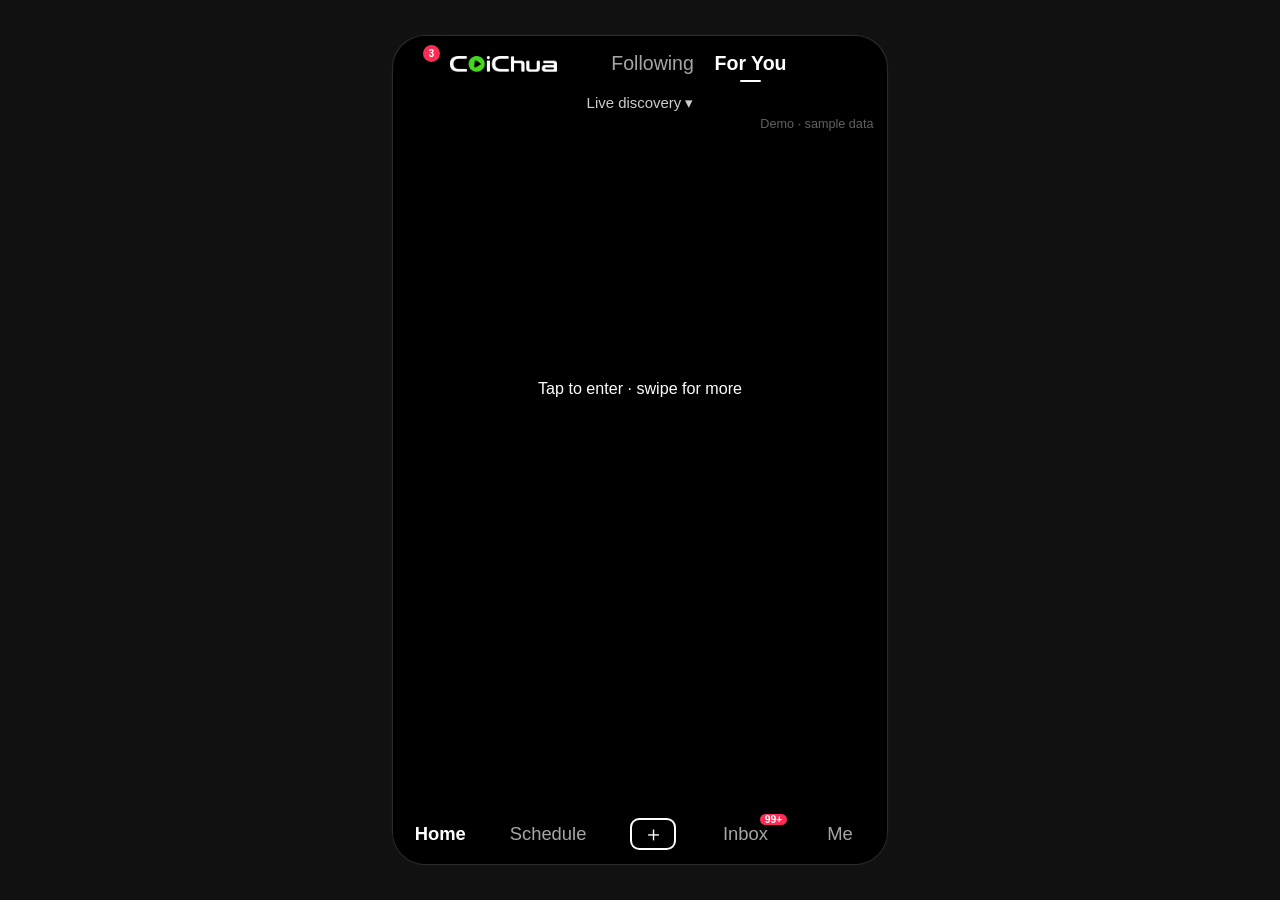
<file: index.html>
<!DOCTYPE html>
<html lang="en">
<head>
<meta charset="utf-8">
<meta name="robots" content="noindex, nofollow">
<meta http-equiv="refresh" content="0; url=demo/">
<title>live-web</title>
</head>
<body>
<p><a href="demo/">Open the demo</a></p>
</body>
</html>
</file>
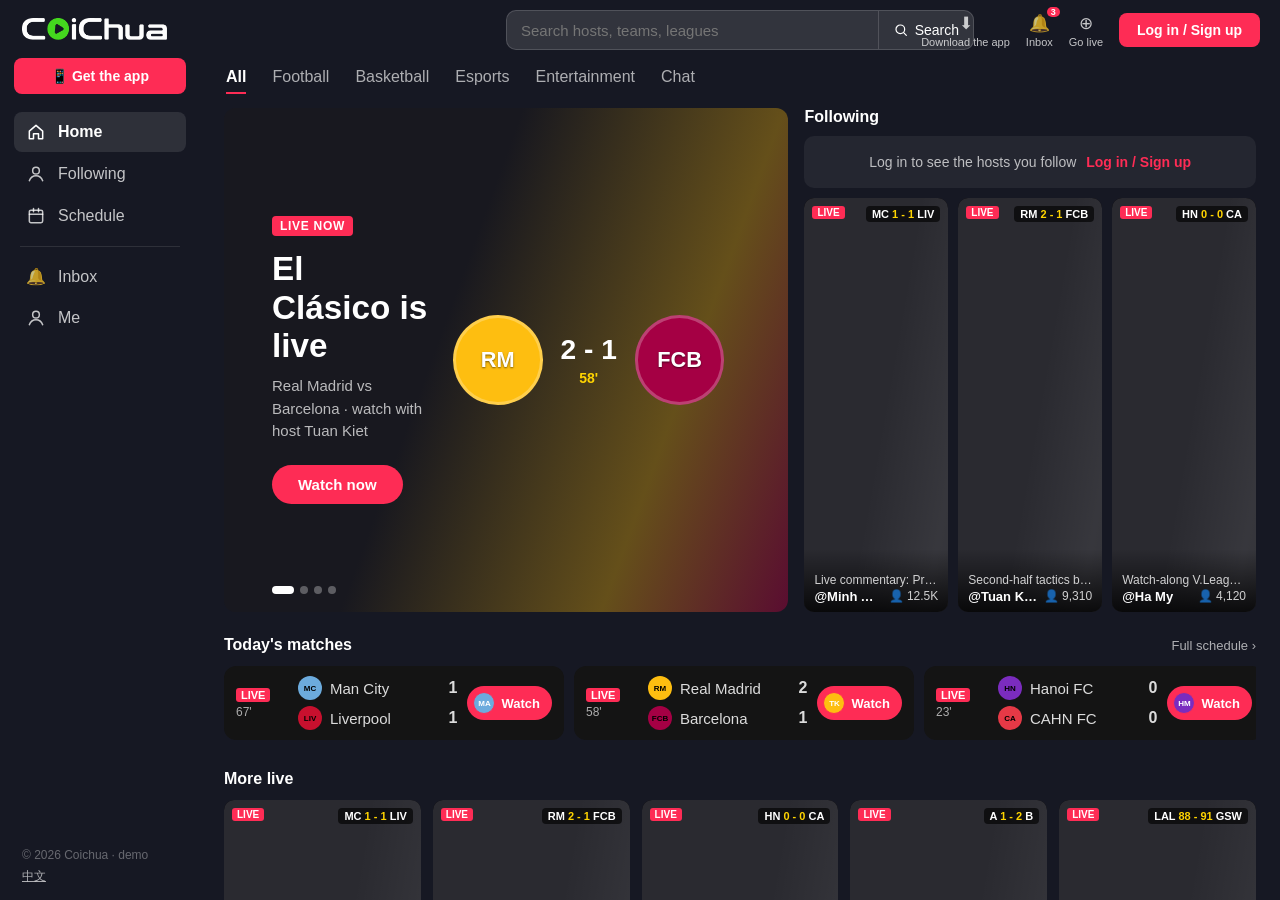
<file: demo/index.html>
<!DOCTYPE html>
<html lang="en">
<head>
<meta charset="utf-8">
<meta name="viewport" content="width=device-width, initial-scale=1">
<meta name="robots" content="noindex, nofollow">
<title>Coichua – Live (demo)</title>
<link rel="stylesheet" href="css/style.css">
<link rel="stylesheet" href="css/match-sheet.css">
<link rel="stylesheet" href="css/pages.css">
<link rel="stylesheet" href="css/auth.css">
<link rel="stylesheet" href="css/desktop.css">
</head>
<body>
<div class="app" id="app">
  <header class="top">
    <button class="tb-menu" data-icon="menu" aria-label="Menu"><span class="dot">3</span></button>
    <img class="logo" src="img/logo.png" alt="Coichua">
    <nav class="tabs">
      <button data-tab="following" data-i18n="following">Following</button>
      <button class="on" data-tab="foryou" data-i18n="foryou">For You</button>
    </nav>
    <button class="tb-search" data-icon="search" aria-label="Search"></button>
  </header>
  <button class="discover-toggle" id="discoverToggle"><span data-i18n="discover">Live discovery</span> ▾</button>
  <div class="discover" id="discover">
    <div class="dc-hosts" id="dcHosts"></div>
    <div class="dc-chips" id="dcChips"></div>
  </div>
  <div class="proto" data-i18n="proto">Demo · sample data</div>

  <main class="feed" id="feed"></main>
  <div class="feed-empty" id="feedEmpty" hidden></div>
  <section class="page" id="page"></section>

  <div class="hint" id="hint" data-i18n="hint">Tap to enter · swipe for more</div>
  <div class="toast" id="toast"></div>

  <nav class="nav">
    <button class="on" data-route="" data-i18n="nHome">Home</button>
    <button data-route="schedule" data-i18n="nSchedule">Schedule</button>
    <button class="plus" aria-label="Go live">＋</button>
    <button data-route="inbox" class="inbox"><span data-i18n="nInbox">Inbox</span><i class="badge99">99+</i></button>
    <button data-route="me" data-i18n="nMe">Me</button>
  </nav>
</div>

<script src="js/icons.js"></script>
<script src="js/i18n.js"></script>
<script src="js/i18n-pages.js"></script>
<script src="js/mock-data.js"></script>
<script src="js/banner-data.js"></script>
<script src="js/schedule-data.js"></script>
<script src="js/match-data.js"></script>
<script src="js/stage.js"></script>
<script src="js/match-sheet.js"></script>
<script src="js/auth.js"></script>
<script src="js/app.js"></script>
<script src="js/pages.js"></script>
<script src="js/drawer.js"></script>
<script src="js/search.js"></script>
<script src="js/desktop.js"></script>
<script src="js/main.js"></script>
</body>
</html>
</file>
<file: demo/css/style.css>
/* Coichua live room demo — copies Douyin's live room UI.
   Two states: preview (browsing the feed, not entered) and entered (inside a live room). */
:root{
  --bg:#000; --text:#fff; --muted:rgba(255,255,255,.65); --pink:#fe2c55; --chat-name:#a9c4ff; --notice:#8be3ff;
  --line:rgba(255,255,255,.1); --safe-b:env(safe-area-inset-bottom,0px); --nav-h:52px; --bar-h:54px;
}
*{box-sizing:border-box;margin:0;padding:0;-webkit-tap-highlight-color:transparent}
html,body{height:100%;background:#000;color:var(--text);
  font-family:-apple-system,BlinkMacSystemFont,"PingFang SC","Segoe UI","Noto Sans","Helvetica Neue",Arial,sans-serif}
body{display:flex;justify-content:center;align-items:stretch;overflow:hidden}
button{font:inherit;color:inherit;background:none;border:0;cursor:pointer}
.app{position:relative;width:100%;max-width:430px;height:100dvh;background:var(--bg);overflow:hidden}
@media (min-width:600px){ body{align-items:center;background:#111} .app{height:min(92dvh,900px);border-radius:28px;box-shadow:0 0 0 1px #2a2a2a} }
/* on a computer, scale the whole phone frame up so text is readable (layout unchanged) */
@media (min-width:600px) and (min-height:860px){ .app{zoom:1.15;height:calc(min(92dvh,900px) / 1.15)} }
@media (min-width:600px) and (min-height:1000px){ .app{zoom:1.3;height:calc(min(92dvh,1100px) / 1.3)} }

/* ---------- feed chrome: only while browsing (not entered), copies Douyin ---------- */
.top{position:absolute;inset:0 0 auto 0;height:48px;z-index:20;display:flex;align-items:center;gap:10px;padding:0 12px;
  background:linear-gradient(#0009,#0000);transition:opacity .2s}
.tb-menu,.tb-search{width:28px;height:28px;display:grid;place-items:center;position:relative;flex:none}
.tb-menu svg,.tb-search svg{width:22px;height:22px}
.tb-menu .dot{position:absolute;top:-2px;left:14px;min-width:15px;height:15px;border-radius:8px;background:var(--pink);font-size:9px;font-weight:700;
  display:grid;place-items:center;padding:0 3px}
.logo{height:14px;width:auto;flex:none}
.tabs{flex:1;display:flex;justify-content:center;gap:18px;font-size:17px;color:var(--muted);white-space:nowrap}
.tabs button.on{color:var(--text);font-weight:700;position:relative}
.tabs button.on::after{content:"";position:absolute;left:50%;bottom:-6px;width:18px;height:2px;margin-left:-9px;background:#fff;border-radius:1px}
.discover-toggle{position:absolute;top:50px;left:50%;transform:translateX(-50%);z-index:20;font-size:13px;color:#ffffffcc;transition:opacity .2s}
.discover{position:absolute;top:0;left:0;right:0;z-index:19;background:#0e0e12;padding:56px 0 10px;transform:translateY(-100%);transition:transform .25s ease}
.app.discover-open .discover{transform:none}
.app.discover-open .discover-toggle{top:auto;bottom:-999px}
.dc-hosts{display:flex;gap:14px;overflow-x:auto;padding:4px 12px 10px;scrollbar-width:none}
.dc-host{display:flex;flex-direction:column;align-items:center;width:58px;flex:none;position:relative}
.dc-host .ring{width:54px;height:54px;border-radius:50%;padding:2px;background:var(--pink);display:grid;place-items:center}
.dc-host .ring .av{width:48px;height:48px;font-size:14px;border:2px solid #0e0e12}
.dc-host .ring.plain{background:#ffffff1a;font-size:16px}
.dc-live{position:absolute;top:46px;background:var(--pink);font-size:8px;font-weight:700;border-radius:3px;padding:0 4px}
.dc-host small{font-size:11px;color:var(--muted);margin-top:8px;max-width:58px;overflow:hidden;text-overflow:ellipsis;white-space:nowrap}
.dc-chips{display:flex;justify-content:space-between;padding:0 12px}
.dc-chips button{font-size:13px;color:var(--muted);padding:4px 10px;border-radius:999px}
.dc-chips button.on{background:#ffffff26;color:#fff}

.nav{position:absolute;left:0;right:0;bottom:0;height:calc(var(--nav-h) + var(--safe-b));z-index:20;display:flex;justify-content:space-around;
  align-items:center;padding-bottom:var(--safe-b);background:#000;transition:opacity .2s;font-size:16px}
.nav button{color:var(--muted);position:relative;min-width:44px}
.nav button.on{color:var(--text);font-weight:700}
.nav .plus{width:40px;height:28px;border:2px solid #fff;border-radius:8px;color:#fff;font-size:18px;line-height:22px;min-width:0}
.badge99{position:absolute;top:-8px;right:-14px;background:var(--pink);color:#fff;font-style:normal;font-size:9px;font-weight:700;border-radius:8px;padding:0 4px}
.proto{position:absolute;top:70px;right:12px;z-index:18;font-size:11px;color:#ffffff60;transition:opacity .2s}
.app.entered .top,.app.entered .nav,.app.entered .proto,.app.entered .discover-toggle,.app.entered .discover{opacity:0;pointer-events:none}

/* ---------- feed ---------- */
.feed{position:absolute;inset:0;overflow-y:scroll;scroll-snap-type:y mandatory;scrollbar-width:none;overscroll-behavior:contain}
.feed::-webkit-scrollbar{display:none}
.room{position:relative;height:100%;scroll-snap-align:start;scroll-snap-stop:always;overflow:hidden}

/* ---------- 9:16 stream canvas (placeholder for the real player) ---------- */
.canvas{position:absolute;inset:0;background:#0c0c10}
.cv-match{position:absolute;left:0;right:0;aspect-ratio:16/9;overflow:hidden;
  background:linear-gradient(135deg,color-mix(in srgb,var(--c1) 45%,#0b3d1f),#0b3d1f 55%,color-mix(in srgb,var(--c2) 40%,#0b3d1f))}
.canvas.match-cam .cv-match{top:17%}
.canvas.match .cv-match{top:22%}
.cv-overlay{position:absolute;top:8px;left:8px;display:flex;align-items:center;gap:5px;background:#000b;border-radius:4px;padding:3px 8px;font-size:12px;font-weight:700}
.cv-overlay i{width:9px;height:9px;border-radius:50%}
.cv-overlay span{color:#ffd400;margin-left:4px}
.cv-cam{position:absolute;overflow:hidden;background:linear-gradient(160deg,#3a3036,#1b1a20)}
.canvas.match-cam .cv-cam{right:10px;top:calc(17% + 56.25vw + 12px);width:34%;aspect-ratio:3/4;border-radius:10px}
@media (min-width:430px){ .canvas.match-cam .cv-cam{top:calc(17% + 242px + 12px)} }
.cv-cam.big{inset:0}
.cv-label{position:absolute;left:50%;top:50%;transform:translate(-50%,-50%);font-size:12px;color:#ffffff99;border:1px dashed #ffffff40;
  border-radius:6px;padding:6px 10px;white-space:nowrap;font-size:13px}

/* ---------- preview state (not entered): no chat, no viewer count, no actions ---------- */
.preview-ui{position:absolute;inset:0;z-index:5;pointer-events:none;transition:opacity .2s}
.preview-ui > *{pointer-events:auto}
.enter-pill{position:absolute;left:50%;top:76%;transform:translateX(-50%);display:flex;align-items:center;gap:4px;
  background:#00000059;backdrop-filter:blur(4px);border-radius:999px;padding:9px 16px;font-size:15px;white-space:nowrap}
.enter-pill svg{width:16px;height:16px}
.p-info{position:absolute;left:12px;right:80px;bottom:calc(var(--nav-h) + var(--safe-b) + 12px);text-shadow:0 1px 2px #0008}
.p-info .live-tag{display:inline-block;background:var(--pink);border-radius:3px;padding:1px 6px;font-size:12px;font-weight:600}
.p-info .p-host{font-size:17px;font-weight:700;margin-top:6px}
.p-info .p-title{font-size:15px;margin-top:3px;color:#ffffffe0;overflow:hidden;text-overflow:ellipsis;white-space:nowrap}
.app.entered .preview-ui{opacity:0;pointer-events:none}
.app.entered .preview-ui > *{pointer-events:none}

/* ---------- entered state ---------- */
.live-ui{position:absolute;inset:0;z-index:5;opacity:0;pointer-events:none;transition:opacity .2s}
.app.entered .live-ui{opacity:1;pointer-events:auto}
.live-ui .shade{position:absolute;inset:0;background:linear-gradient(#0007,#0000 18%,#0000 55%,#0008);pointer-events:none}

.lr-head{position:absolute;top:10px;left:8px;right:8px;display:flex;align-items:center;justify-content:space-between}
.host-pill{display:flex;align-items:center;gap:6px;background:#0000004d;border-radius:999px;padding:2px 3px 2px 2px}
.av{width:34px;height:34px;border-radius:50%;display:grid;place-items:center;font-size:12px;font-weight:700;flex:none}
.host-pill .meta{display:flex;flex-direction:column;line-height:1.2;max-width:110px}
.host-pill .meta b{font-size:14px;overflow:hidden;text-overflow:ellipsis;white-space:nowrap}
.host-pill .meta small{font-size:11px;color:var(--muted)}
.follow{background:var(--pink);border-radius:999px;padding:6px 12px;font-size:13px;font-weight:600}
.follow.done{background:#ffffff33}
.viewers{display:flex;align-items:center;gap:6px}
.viewers .stack{display:flex}
.viewers .stack .av{width:26px;height:26px;font-size:9px;margin-left:-8px;border:1.5px solid #000}
.viewers .count{font-size:13px;background:#0000004d;border-radius:999px;padding:3px 8px}
.exit{width:28px;height:28px;display:grid;place-items:center}
.exit svg{width:20px;height:20px}
.lr-sub{position:absolute;top:54px;left:12px;right:12px;display:flex;justify-content:space-between;font-size:12px;color:#ffffffd9}
.lr-sub span{background:#0000004d;border-radius:999px;padding:2px 8px;display:flex;align-items:center}
.lr-sub svg{width:12px;height:12px}

/* chat (Douyin: plain text with shadow, no bubbles; a cyan safety notice first) */
.chat{position:absolute;left:10px;right:90px;bottom:calc(var(--bar-h) + var(--safe-b) + 4px);height:36%;overflow:hidden;
  display:flex;flex-direction:column;justify-content:flex-end;gap:4px;
  -webkit-mask-image:linear-gradient(transparent,#000 22%);mask-image:linear-gradient(transparent,#000 22%)}
.msg{font-size:15px;line-height:1.4;text-shadow:0 1px 2px #000a;animation:up .25s ease}
.msg .lv{display:inline-block;font-size:10px;font-weight:700;background:#4c7cff;border-radius:6px;padding:0 5px;margin-right:4px;vertical-align:1px}
.msg b{color:var(--chat-name);font-weight:500;margin-right:4px}
.msg.notice{color:var(--notice);font-size:13px}
.msg.sys{color:#ffffffb3}
.msg.me b{color:#ffd400}
@keyframes up{from{transform:translateY(6px);opacity:0}}

/* bottom bar (Douyin): "Say something…" + icons */
.lr-bar{position:absolute;left:0;right:0;bottom:var(--safe-b);height:var(--bar-h);display:flex;align-items:center;gap:6px;padding:0 10px}
.composer{flex:1;min-width:0}
.composer input{width:100%;height:36px;background:#0000004d;border:0;border-radius:999px;color:#fff;padding:0 14px;font-size:15px;outline:none}
.composer input::placeholder{color:#ffffffb3}
.ib{width:36px;height:36px;display:grid;place-items:center;flex:none}
.ib svg{width:26px;height:26px}

/* likes floating up, hint, toast */
.heart{position:absolute;z-index:9;pointer-events:none;font-size:26px;color:var(--pink);animation:float 1.1s ease-out forwards}
@keyframes float{to{transform:translate(var(--dx),-160px) scale(1.4);opacity:0}}
.hint{position:absolute;left:50%;top:40%;transform:translateX(-50%);z-index:15;background:#000b;border-radius:12px;
  padding:10px 14px;font-size:14px;text-align:center;pointer-events:none;transition:opacity .4s;white-space:nowrap}
.toast{position:absolute;left:50%;top:50%;transform:translate(-50%,-50%);z-index:50;background:#000d;padding:10px 16px;
  border-radius:8px;font-size:14px;opacity:0;transition:opacity .25s;pointer-events:none}
.toast.show{opacity:1}

/* ---------- v9: match info inside rooms ---------- */
.p-info .p-match{display:inline-block;font-size:13px;background:#00000066;border-radius:6px;padding:3px 8px;margin-bottom:8px;color:#fff}
.p-info .p-match b{color:#ffd400}
.score-bar{position:absolute;top:84px;left:50%;transform:translateX(-50%);display:flex;align-items:center;gap:6px;white-space:nowrap;
  background:#0000008c;backdrop-filter:blur(4px);border-radius:999px;padding:5px 8px 5px 12px;font-size:14px;font-weight:600}
.score-bar i{width:9px;height:9px;border-radius:50%}
.score-bar b{color:#ffd400;margin:0 2px}
.score-bar .mn{font-size:12px;color:#ffffffb3;font-weight:400;margin-left:2px}
.score-bar svg{width:14px;height:14px;opacity:.7}
.msg.event{align-self:flex-start;background:#ffd40026;border-left:3px solid #ffd400;border-radius:4px;padding:3px 8px;font-weight:600}
.msg.event .ev-min{color:#ffd400;margin-right:2px}
.msg.event .ev-sc{color:#ffffffb3;font-weight:400;margin-left:6px}

/* ---------- v9: Following tab empty state, pages over the feed ---------- */
.feed-empty{position:absolute;inset:48px 0 var(--nav-h) 0;z-index:6;background:#000;display:flex;align-items:center;justify-content:center}
.feed-empty[hidden]{display:none}
.page{position:absolute;inset:0 0 calc(var(--nav-h) + var(--safe-b)) 0;z-index:16;background:#000;overflow-y:auto;display:none;scrollbar-width:none}
.page::-webkit-scrollbar{display:none}
.app.on-page .page{display:block}
.app.on-page .top,.app.on-page .discover-toggle,.app.on-page .proto,.app.on-page .discover,.app.on-page .feed-empty{display:none}
.nav{z-index:21}

/* ---------- v12: neutral placeholders instead of colored blocks ----------
   The real video isn't connected in the demo, so stream areas show a gray "loading" skeleton
   (shimmer), like an image that hasn't loaded yet. Production replaces them with the player. */
.cv-match,.cv-cam{background:#26262b}
.cv-cam{background:#2e2e34}
.cv-match::before,.cv-cam::before{content:"";position:absolute;inset:0;
  background:linear-gradient(100deg,transparent 30%,#ffffff12 50%,transparent 70%);background-size:220% 100%;animation:shimmer 1.6s linear infinite}
@keyframes shimmer{from{background-position:120% 0}to{background-position:-120% 0}}
@media (prefers-reduced-motion:reduce){ .cv-match::before,.cv-cam::before{animation:none} }
.cv-label{border:0;display:flex;flex-direction:column;align-items:center;gap:6px;color:#ffffff73;font-size:12px}
.cv-label::before{content:"▶";display:grid;place-items:center;width:34px;height:34px;border-radius:50%;background:#ffffff1a;font-size:12px;color:#ffffffa6}
.cv-cam .cv-label::before{content:"●";font-size:14px}
</file>
<file: demo/css/match-sheet.css>
/* Match data bottom sheet, opened from the chart icon inside a live room. */
.room.sheet-open .chat,.room.sheet-open .lr-bar{opacity:0;pointer-events:none}

.sheet{position:absolute;inset:0;z-index:30}
.sheet-backdrop{position:absolute;inset:0}
.sheet-panel{position:absolute;left:0;right:0;bottom:0;height:58%;
  background:#161616;border-radius:18px 18px 0 0;border-top:1px solid var(--line);display:flex;flex-direction:column;
  transform:translateY(100%);transition:transform .28s ease}
.sheet.show .sheet-panel{transform:none}
.sheet-handle{background:none;border:0;padding:8px 0 4px;cursor:pointer;display:flex;justify-content:center}
.sheet-handle i{width:40px;height:4px;border-radius:2px;background:#ffffff40}
.sheet-head{display:flex;justify-content:space-between;align-items:baseline;padding:2px 16px 8px;font-size:14px}
.sheet-head span{font-size:12px;color:var(--muted)}
.sheet-tabs{display:flex;gap:18px;padding:0 16px;border-bottom:1px solid var(--line);overflow-x:auto;scrollbar-width:none}
.sheet-tabs::-webkit-scrollbar{display:none}
.sheet-tabs button{background:none;border:0;color:var(--muted);font:inherit;font-size:14px;padding:10px 0;white-space:nowrap;cursor:pointer;
  border-bottom:2px solid transparent}
.sheet-tabs button.on{color:var(--text);font-weight:700;border-bottom-color:var(--pink)}
.sheet-body{flex:1;overflow-y:auto;padding:14px 16px 24px}

.stat{margin-bottom:14px}
.stat-row{display:flex;justify-content:space-between;font-size:13px;margin-bottom:6px}
.stat-row span{color:var(--muted)}
.stat-bar{display:flex;gap:4px;height:6px}
.stat-bar i{display:block;height:100%;border-radius:3px}

.pitch{position:relative;aspect-ratio:68/100;max-height:420px;margin:6px auto;background:
  repeating-linear-gradient(180deg,#1e6b35 0 10%,#22763b 10% 20%);border:2px solid #ffffff55;border-radius:6px}
.pitch .half{position:absolute;left:0;right:0;top:50%;border-top:2px solid #ffffff55}
.pitch .circle{position:absolute;left:50%;top:50%;width:26%;aspect-ratio:1;border:2px solid #ffffff55;border-radius:50%;transform:translate(-50%,-50%)}
.pitch .box{position:absolute;left:25%;right:25%;height:12%;border:2px solid #ffffff55}
.pitch .box.top{top:-2px;border-top:0}.pitch .box.bottom{bottom:-2px;border-bottom:0}
.player{position:absolute;width:26px;height:26px;margin:-13px 0 0 -13px;border-radius:50%;display:grid;place-items:center;
  font-size:11px;font-weight:800;color:#fff;border:2px solid #fff;text-shadow:0 1px 2px #0008;z-index:1}
.formations{text-align:center;font-size:12px;color:var(--muted)}

.match-row{display:grid;grid-template-columns:78px 1fr auto 1fr;gap:8px;align-items:center;padding:10px 0;border-bottom:1px solid var(--line);font-size:13px}
.match-row .date{color:var(--muted);font-size:11px}
.match-row .t{overflow:hidden;text-overflow:ellipsis;white-space:nowrap}
.match-row .home{text-align:right}

.form-team{display:flex;justify-content:space-between;align-items:center;padding:12px 0;border-bottom:1px solid var(--line);font-size:14px}
.res{display:inline-grid;place-items:center;width:26px;height:26px;border-radius:6px;margin-left:6px;font-style:normal;font-size:12px;font-weight:800}
.res.W{background:#1f9d55}.res.D{background:#6b7280}.res.L{background:#d93a3a}
.note{margin-top:12px;font-size:12px;color:var(--muted)}

.standings{width:100%;border-collapse:collapse;font-size:13px}
.standings th{color:var(--muted);font-weight:500;font-size:11px;text-align:center;padding:6px 2px;border-bottom:1px solid var(--line)}
.standings td{text-align:center;padding:9px 2px;border-bottom:1px solid #ffffff0d}
.standings .team-cell{text-align:left}
.standings tr.hl td{background:#ff2e6314}
</file>
<file: demo/css/pages.css>
/* Pages from the bottom menu: Schedule, Inbox, Me. Dark, Douyin-like lists. */
.pg-head{position:sticky;top:0;z-index:2;background:#000;padding:14px 16px 8px}
.pg-head h1{font-size:20px}
.pg-body{padding:4px 12px 24px}
.empty{color:var(--muted);text-align:center;padding:40px 16px;font-size:15px;line-height:1.5}

/* schedule: date strip + sport chips */
.days{display:flex;gap:6px;padding:4px 12px 8px;overflow-x:auto;scrollbar-width:none;position:sticky;top:50px;background:#000;z-index:2}
.days button{flex:1;min-width:64px;display:flex;flex-direction:column;align-items:center;gap:2px;padding:7px 2px;border-radius:10px;background:#ffffff12;font-size:13px;white-space:nowrap;color:var(--muted)}
.days button small{font-size:11px}
.days button.on{background:#fff;color:#000}
.chips{display:flex;gap:8px;padding:4px 12px 6px;overflow-x:auto;scrollbar-width:none}
.chips button{font-size:14px;color:var(--muted);padding:5px 12px;border-radius:999px;background:#ffffff12;white-space:nowrap}
.chips button.on{background:var(--pink);color:#fff}
.league{font-size:13px;color:var(--muted);font-weight:600;margin:14px 4px 6px}

/* match card */
.mc{display:flex;align-items:center;gap:10px;background:#141414;border-radius:12px;padding:10px 12px;margin-bottom:8px;cursor:pointer}
.mc-time{width:52px;flex:none;display:flex;flex-direction:column;align-items:flex-start;gap:3px;font-size:14px;font-weight:600}
.mc-time small{font-size:12px;color:var(--muted);font-weight:400}
.mc-live{background:var(--pink);border-radius:3px;font-size:11px;font-weight:700;padding:1px 5px}
.mc-teams{flex:1;min-width:0;display:flex;flex-direction:column;gap:6px}
.mc-team{display:flex;align-items:center;gap:8px;font-size:15px;color:#ffffffd9}
.mc-team i{width:24px;height:24px;border-radius:50%;flex:none;font-style:normal;font-size:8px;font-weight:800;color:#000;display:grid;place-items:center}
.mc-team span{flex:1;overflow:hidden;text-overflow:ellipsis;white-space:nowrap}
.mc-team b{min-width:24px;text-align:right;font-size:16px}
.mc-team.win{color:#fff;font-weight:600}
.mc-act{flex:none}
.mc-watch{display:flex;align-items:center;gap:6px;background:var(--pink);border-radius:999px;padding:6px 12px 6px 6px;font-size:13px;font-weight:600}
.mc-watch .stack{display:flex}
.mc-watch .av{width:22px;height:22px;font-size:8px;border:1.5px solid var(--pink)}
.mc-remind{border:1px solid #ffffff40;border-radius:999px;padding:6px 10px;font-size:13px}
.mc-remind.on{border-color:#ffd400;color:#ffd400}

/* inbox */
.ib-row{display:flex;align-items:center;gap:12px;padding:12px 4px;border-bottom:1px solid var(--line)}
.ib-row .av{width:44px;height:44px;font-size:14px}
.ib-row .av.sys{background:#2a2a2a}
.ib-row div{flex:1;min-width:0}
.ib-row b{font-size:15px}
.ib-row p{font-size:13px;color:var(--muted);margin-top:2px;overflow:hidden;text-overflow:ellipsis;white-space:nowrap}
.ib-row small{font-size:12px;color:var(--muted);align-self:flex-start}

/* me + guest box */
.me{padding-top:24px}
.av.big{width:64px;height:64px;font-size:24px}
.av.guest{background:#2a2a2a;color:#ffffffb3}
.av.guest svg{width:32px;height:32px}
.me-top{display:flex;align-items:center;gap:14px;padding:0 4px 16px}
.me-top b{font-size:19px;display:block}
.me-top small{font-size:13px;color:var(--muted)}
.me-stats{display:flex;gap:32px;padding:0 4px 16px}
.me-stats b{font-size:18px;display:block}
.me-stats small{font-size:13px;color:var(--muted)}
.me-list{background:#141414;border-radius:12px;margin-top:8px;overflow:hidden}
.me-list button{width:100%;display:flex;align-items:center;gap:8px;padding:14px;font-size:15px;border-bottom:1px solid var(--line);text-align:left}
.me-list button:last-child{border-bottom:0}
.me-list button span{flex:1}
.me-list small{color:var(--muted);font-size:13px}
.me-list svg{width:16px;height:16px;opacity:.5}
.me-logout{width:100%;margin-top:16px;padding:13px;border-radius:12px;background:#141414;color:#ff6b81;font-size:15px}
.guest-box{display:flex;flex-direction:column;align-items:center;gap:14px;text-align:center;padding:60px 32px}
.guest-box p{color:var(--muted);font-size:15px;line-height:1.5}
.guest-box .auth-btn{width:auto;padding:12px 32px}

/* ---------- v10: Me profile (Douyin style) ---------- */
.me{padding:0}
.me-cover{height:96px;background:#1f2a44;display:flex;justify-content:flex-end;gap:6px;padding:10px 10px 0}
.me-ic{width:34px;height:34px;border-radius:50%;background:#00000059;display:grid;place-items:center}
.me-ic svg{width:18px;height:18px}
.me-head{padding:0 16px 14px;margin-top:-34px;display:flex;flex-direction:column;align-items:flex-start;gap:4px}
.me-head .av.big{width:76px;height:76px;font-size:28px;border:3px solid #000}
.me-head h2{font-size:20px;margin-top:6px}
.me-head > small{font-size:13px;color:var(--muted)}
.me-head .me-stats{display:flex;gap:24px;padding:10px 0 6px}
.me-head .me-stats b{font-size:17px;display:inline;margin-right:4px}
.me-head .me-stats small{font-size:13px;color:var(--muted)}
.me-head .me-stats div{display:flex;align-items:baseline}
.me-btns{display:flex;gap:8px;width:100%;margin-top:4px}
.me-btns button{flex:1;background:#ffffff1f;border-radius:6px;padding:9px;font-size:14px}
.me-head .auth-btn{margin-top:6px}
.me-sec{font-size:14px;color:var(--muted);font-weight:600;margin:10px 16px 8px;display:flex;align-items:center;gap:8px}
.host-tag{background:var(--pink);color:#fff;border-radius:4px;font-size:11px;padding:1px 6px}
.me-grid{display:grid;grid-template-columns:repeat(4,1fr);gap:4px;margin:0 12px;background:#141414;border-radius:12px;padding:10px 4px}
.me-grid button{display:flex;flex-direction:column;align-items:center;gap:6px;padding:8px 2px}
.me-grid span{font-size:22px}
.me-grid small{font-size:12px;color:#ffffffd9;text-align:center;line-height:1.25}
.demo-switch{display:block;margin:12px auto 4px;font-size:12px;color:#ffd400;border:1px dashed #ffd40080;border-radius:999px;padding:5px 12px}
.me-tabs{display:flex;border-bottom:1px solid var(--line);margin-top:10px;position:sticky;top:0;background:#000;z-index:2}
.me-tabs button{flex:1;padding:12px 0;font-size:15px;color:var(--muted);border-bottom:2px solid transparent}
.me-tabs button.on{color:#fff;font-weight:700;border-bottom-color:#fff}
.me-body{padding:8px 12px 24px}
.host-row{width:100%;display:flex;align-items:center;gap:12px;padding:10px 4px;border-bottom:1px solid var(--line);text-align:left}
.host-row .av{width:44px;height:44px;font-size:14px}
.host-row div{flex:1;min-width:0}
.host-row b{font-size:15px;display:block}
.host-row small{font-size:13px;color:var(--muted);display:block;overflow:hidden;text-overflow:ellipsis;white-space:nowrap}

/* ---------- v10: side drawer (☰) ---------- */
.drawer{position:absolute;inset:0;z-index:45;pointer-events:none}
.drawer-backdrop{position:absolute;inset:0;background:#0009;opacity:0;transition:opacity .2s}
.drawer-panel{position:absolute;top:0;bottom:0;left:0;width:82%;max-width:340px;background:#121212;overflow-y:auto;padding:18px 14px 24px;
  transform:translateX(-100%);transition:transform .25s ease}
.drawer.show{pointer-events:auto}
.drawer.show .drawer-backdrop{opacity:1}
.drawer.show .drawer-panel{transform:none}
.dr-user{width:100%;display:flex;align-items:center;gap:12px;padding:6px 2px 14px;text-align:left}
.dr-user .av{width:48px;height:48px;font-size:18px}
.dr-user div{flex:1}
.dr-user b{font-size:17px;display:block}
.dr-user small{font-size:13px;color:var(--muted)}
.dr-user svg,.dr-item svg{width:16px;height:16px;opacity:.5}
.dr-guest{display:flex;flex-direction:column;align-items:center;gap:10px;text-align:center;padding:8px 6px 16px}
.dr-guest .av{width:56px;height:56px}
.dr-guest .av svg{width:28px;height:28px}
.dr-guest p{font-size:14px;color:var(--muted);line-height:1.4}
.drawer h4{font-size:13px;color:var(--muted);font-weight:600;margin:4px 2px 8px}
.dr-hosts{display:flex;gap:12px;overflow-x:auto;padding-bottom:12px;scrollbar-width:none}
.dr-hosts button{display:flex;flex-direction:column;align-items:center;gap:6px;width:56px;flex:none}
.dr-hosts .ring{width:52px;height:52px;border-radius:50%;padding:2px;background:var(--pink);display:grid;place-items:center}
.dr-hosts .ring .av{width:46px;height:46px;font-size:13px;border:2px solid #121212}
.dr-hosts small{font-size:11px;color:var(--muted);max-width:56px;overflow:hidden;text-overflow:ellipsis;white-space:nowrap}
.dr-group{background:#1c1c1c;border-radius:12px;margin-bottom:12px;overflow:hidden}
.dr-item{width:100%;display:flex;align-items:center;gap:8px;padding:14px;font-size:15px;border-bottom:1px solid var(--line);text-align:left}
.dr-item:last-child{border-bottom:0}
.dr-item span{flex:1}
.dr-item small{color:var(--muted);font-size:13px}
.dr-badge{font-style:normal;background:var(--pink);border-radius:999px;font-size:11px;font-weight:700;padding:1px 7px}
.dr-ver{text-align:center;font-size:11px;color:#ffffff59;margin-top:12px}

/* ---------- v10: search ---------- */
.sr-head{position:sticky;top:0;z-index:2;background:#000;display:flex;align-items:center;gap:8px;padding:10px 10px 8px}
.sr-back{width:30px;height:36px;display:grid;place-items:center}
.sr-back svg{width:20px;height:20px;transform:rotate(180deg)}
.sr-form{flex:1;display:flex;align-items:center;gap:6px;background:#ffffff1f;border-radius:8px;height:38px;padding:0 10px}
.sr-form span svg{width:18px;height:18px;opacity:.7}
.sr-form input{flex:1;min-width:0;background:none;border:0;outline:0;color:#fff;font:inherit;font-size:15px}
.sr-go{color:var(--pink);font-weight:600;font-size:15px;padding:0 4px}
.sr-body .league{display:flex;justify-content:space-between;align-items:center}
.sr-clear{font-size:12px;color:var(--muted);font-weight:400}
.chips.wrap{flex-wrap:wrap;padding:0 4px 6px}
.sr-trend{list-style:none;padding:0 4px}
.sr-trend li{display:flex;gap:12px;padding:10px 0;font-size:15px;border-bottom:1px solid var(--line);cursor:pointer}
.sr-trend b{width:18px;color:var(--muted)}
.sr-trend li:nth-child(-n+3) b{color:var(--pink)}
.sr-room{width:100%;display:flex;gap:10px;align-items:center;padding:8px 0;text-align:left}
.sr-thumb{width:64px;height:84px;border-radius:8px;flex:none;position:relative}
.sr-thumb i{position:absolute;left:4px;top:4px;background:var(--pink);font-style:normal;font-size:10px;font-weight:700;border-radius:3px;padding:0 4px}
.sr-room div{min-width:0}
.sr-room b{font-size:15px;display:block;overflow:hidden;text-overflow:ellipsis;white-space:nowrap}
.sr-room small{font-size:13px;color:var(--muted)}
</file>
<file: demo/css/auth.css>
/* Login / sign-up bottom sheet. */
.auth{position:absolute;inset:0;z-index:60}
.auth-backdrop{position:absolute;inset:0;background:#0009;opacity:0;transition:opacity .2s}
.auth.show .auth-backdrop{opacity:1}
.auth-panel{position:absolute;left:0;right:0;bottom:0;background:#fff;color:#161823;border-radius:18px 18px 0 0;
  padding:22px 22px calc(26px + var(--safe-b));transform:translateY(100%);transition:transform .28s ease;max-height:92%;overflow-y:auto}
.auth.show .auth-panel{transform:none}
.auth-x{position:absolute;top:12px;right:12px;width:32px;height:32px;display:grid;place-items:center;color:#161823}
.auth-x svg{width:20px;height:20px}
.auth-logo{height:20px;display:block;margin:4px auto 14px;filter:brightness(0)}
.auth h2{font-size:21px;text-align:center}
.auth-sub{font-size:14px;color:#16182399;text-align:center;margin:6px 0 18px;line-height:1.4}
.auth-form{display:flex;flex-direction:column;gap:12px}
.phone-row{display:flex;align-items:center;background:#f1f1f2;border-radius:10px;height:50px;padding:0 14px;gap:10px}
.phone-row .cc{font-size:15px;font-weight:600;padding-right:10px;border-right:1px solid #16182326}
.auth input{border:0;outline:0;background:none;font:inherit;font-size:16px;color:#161823;flex:1;min-width:0}
.auth input.code,.auth input.nick{background:#f1f1f2;border-radius:10px;height:50px;padding:0 14px}
.auth input.code{text-align:center;letter-spacing:12px;font-size:24px;font-weight:700}
.agree{display:flex;gap:8px;align-items:flex-start;font-size:13px;color:#16182399;line-height:1.4}
.agree input{flex:none;width:16px;height:16px;margin-top:1px;accent-color:var(--pink)}
.auth-btn{width:100%;height:48px;border-radius:8px;background:var(--pink);color:#fff;font-size:16px;font-weight:600}
.demo-code{font-size:13px;color:#fe2c55;text-align:center}
.auth-or{display:flex;align-items:center;gap:10px;margin:18px 0 12px;font-size:12px;color:#16182380}
.auth-or::before,.auth-or::after{content:"";flex:1;height:1px;background:#1618231f}
.auth-alt{width:100%;height:46px;border:1px solid #1618231f;border-radius:8px;font-size:15px;font-weight:600;color:#161823}
.auth-link{display:block;margin:14px auto 0;font-size:14px;color:#161823b3}
.auth-link:disabled{opacity:.5}
</file>
<file: demo/css/desktop.css>
/* Desktop layout (body.desk, screens 1024px+), copied from live.douyin.com. The phone layout is untouched. */
body.desk{display:block;background:#161823;overflow:hidden}
.desk .app{max-width:none;width:100%;height:100vh;border-radius:0;box-shadow:none;zoom:1;background:#161823;--side:200px;--topbar:60px}
/* hide the phone chrome */
.desk .top,.desk .discover-toggle,.desk .discover,.desk .proto,.desk .feed,.desk .nav,.desk .hint,.desk .feed-empty{display:none!important}

/* sidebar */
.d-side{position:absolute;left:0;top:0;bottom:0;width:var(--side);padding:14px 14px;display:flex;flex-direction:column;gap:12px;background:#161823;z-index:20}
.d-logo{height:22px;width:auto;align-self:flex-start;margin:4px 8px 6px}
.d-getapp{background:var(--pink);border-radius:8px;padding:10px;font-size:14px;font-weight:600}
.d-nav{display:flex;flex-direction:column;gap:2px;margin-top:6px}
.d-nav i{height:1px;background:var(--line);margin:8px 6px}
.d-nav button{display:flex;align-items:center;gap:12px;padding:10px 12px;border-radius:8px;font-size:16px;color:#ffffffbf;text-align:left}
.d-nav button span{display:grid;place-items:center;width:20px}
.d-nav button svg{width:20px;height:20px}
.d-nav button:hover{background:#ffffff0f}
.d-nav button.on{background:#ffffff1a;color:#fff;font-weight:600}
.d-foot{margin-top:auto;font-size:12px;color:#ffffff59;line-height:1.7;padding:0 8px}
.d-foot button{color:#ffffffa6;font-size:12px;text-decoration:underline}

/* top bar */
.d-top{position:absolute;left:var(--side);right:0;top:0;height:var(--topbar);display:flex;align-items:center;justify-content:center;padding:0 20px;z-index:20;background:#161823}
.d-search{display:flex;width:min(500px,45%);height:40px;background:#ffffff1f;border:1px solid #ffffff26;border-radius:10px;overflow:hidden}
.d-search input{flex:1;background:none;border:0;outline:0;color:#fff;font:inherit;font-size:15px;padding:0 14px}
.d-search button{display:flex;align-items:center;gap:6px;padding:0 14px;font-size:14px;border-left:1px solid #ffffff26}
.d-search svg{width:16px;height:16px}
.d-actions{position:absolute;right:20px;display:flex;align-items:center;gap:16px}
.d-actions > button{display:flex;flex-direction:column;align-items:center;gap:2px;color:#ffffffbf}
.d-actions > button span{font-size:17px;position:relative}
.d-actions > button small{font-size:11px}
.dot3{position:absolute;top:-6px;right:-10px;background:var(--pink);font-style:normal;font-size:9px;font-weight:700;border-radius:8px;padding:0 4px;color:#fff}
.d-actions .d-login{flex-direction:row;background:var(--pink);color:#fff;border-radius:8px;padding:9px 18px;font-size:14px;font-weight:600}
.d-me .av{width:34px;height:34px;font-size:14px}

/* main area: Home and the shared pages */
.d-home,.desk .page{position:absolute;left:var(--side);right:0;top:var(--topbar);bottom:0;overflow-y:auto;padding:0 24px 40px}
.desk .page{z-index:16;background:#161823}
.desk.desk .page > *{max-width:960px;margin-left:auto;margin-right:auto}
.desk .page .pg-head{background:#161823}
.desk .page.room-mode{padding:0}
.desk .page.room-mode > *{max-width:none}
.desk .app.on-page .d-home{visibility:hidden}

.d-cats{display:flex;gap:26px;padding:8px 2px 14px;font-size:16px}
.d-cats button{color:#ffffffa6;padding-bottom:6px;border-bottom:2px solid transparent}
.d-cats button.on{color:#fff;font-weight:700;border-bottom-color:var(--pink)}

/* 9:16 canvas inside any box: center it, black sides */
.d-canvas{position:relative;aspect-ratio:9/16;height:100%;margin:0 auto;overflow:hidden;background:#0c0c10}
.d-canvas .canvas.match-cam .cv-cam{top:calc(48.6% + 8px)}   /* phone CSS used vw; here the canvas height drives it */
.d-canvas .cv-overlay{font-size:11px}

/* hero: featured player + following + 3 cards */
.d-hero{display:grid;grid-template-columns:1.25fr 1fr;gap:16px;height:min(56vh,520px)}
.d-feature{position:relative;background:#000;border-radius:12px;overflow:hidden;text-align:left}
.d-feature .d-canvas{height:100%}
.d-feature-info{position:absolute;left:16px;right:16px;bottom:16px;text-shadow:0 1px 3px #000}
.d-feature-info .p-match,.d-hero .p-match{display:inline-block;font-size:13px;background:#00000080;border-radius:6px;padding:3px 8px;margin-bottom:8px}
.d-feature-info .p-match b{color:#ffd400}
.d-feature-host{display:flex;align-items:center;gap:8px;font-size:15px;margin-bottom:6px}
.d-feature-host .av{width:28px;height:28px;font-size:11px}
.d-feature-info .live-tag{background:var(--pink);border-radius:3px;padding:1px 6px;font-size:11px;font-weight:600}
.d-feature-info > b{font-size:18px;display:block}
.d-enter{position:absolute;right:16px;top:16px;display:flex;align-items:center;gap:6px;background:#00000080;border-radius:999px;padding:7px 14px;font-size:14px}
.d-enter svg{width:15px;height:15px}
.d-feature:hover .d-enter{background:var(--pink)}
.d-hero-side{display:flex;flex-direction:column;gap:10px;min-height:0}
.d-hero-side h3,.d-sec h3{font-size:16px;font-weight:700;display:flex;justify-content:space-between;align-items:center}
.d-sec h3 button{font-size:13px;color:#ffffffa6;font-weight:400}
.d-follow-empty{background:#ffffff0f;border-radius:10px;padding:18px;text-align:center;font-size:14px;color:#ffffffb3}
.d-follow-empty button{color:var(--pink);font-weight:600;margin-left:6px}
.d-follow-row{display:flex;gap:16px;background:#ffffff0f;border-radius:10px;padding:10px 14px;overflow-x:auto}
.d-follow-row button{display:flex;flex-direction:column;align-items:center;gap:4px}
.d-follow-row .ring{width:50px;height:50px;border-radius:50%;padding:2px;background:var(--pink);display:grid;place-items:center}
.d-follow-row .ring .av{width:44px;height:44px;border:2px solid #161823}
.d-follow-row small{font-size:12px;color:#ffffffb3}
.d-cards3{flex:1;min-height:0;display:grid;grid-template-columns:repeat(3,1fr);gap:10px}

/* live card (vertical) */
.d-card{position:relative;border-radius:10px;overflow:hidden;background:#000;text-align:left;min-height:0}
.d-card .d-canvas{height:100%;width:100%;aspect-ratio:auto}
.d-card .cv-label{display:none}
.d-card-tag{position:absolute;left:8px;top:8px;background:var(--pink);border-radius:3px;font-size:10px;font-weight:700;padding:1px 5px}
.d-card-info{position:absolute;left:0;right:0;bottom:0;padding:24px 10px 8px;background:linear-gradient(#0000,#000c);display:grid;grid-template-columns:1fr auto;gap:2px 6px}
.d-card-info small{grid-column:1/-1;font-size:12px;color:#ffffffcc;overflow:hidden;text-overflow:ellipsis;white-space:nowrap}
.d-card-info b{font-size:13px;overflow:hidden;text-overflow:ellipsis;white-space:nowrap}
.d-vw{font-size:12px;color:#ffffffcc}
.d-card:hover{outline:2px solid var(--pink)}

.d-sec{margin-top:24px}
.d-sec h3{margin-bottom:12px}
.d-matches{display:grid;grid-auto-flow:column;grid-auto-columns:minmax(340px,1fr);gap:10px;overflow-x:auto;padding-bottom:6px}
.d-matches .mc{margin:0}
.d-grid{display:grid;grid-template-columns:repeat(auto-fill,minmax(180px,1fr));gap:12px}
.d-grid .d-card{aspect-ratio:9/14}
.d-grid.wide{padding:0 16px}

/* live room page */
.d-room{display:flex;height:100%}
.d-stage{position:relative;flex:1;min-width:0;overflow:hidden;background:color-mix(in srgb,var(--c1) 35%,#111)}
.d-stage::before{content:"";position:absolute;inset:-40px;background:radial-gradient(circle at 30% 40%,color-mix(in srgb,var(--c1) 55%,#000),transparent 60%),radial-gradient(circle at 70% 60%,color-mix(in srgb,var(--c2) 55%,#000),transparent 60%);filter:blur(30px);opacity:.8}
.d-stage .d-canvas{position:relative;height:100%;z-index:1}
.d-stage-top{position:absolute;left:14px;right:14px;top:12px;display:flex;align-items:center;gap:10px;z-index:3}
.d-back{width:34px;height:34px;border-radius:50%;background:#00000066;display:grid;place-items:center}
.d-back svg{width:18px;height:18px;transform:rotate(180deg)}
.d-rank{margin-left:auto;background:#00000066;border-radius:999px;padding:4px 10px;font-size:13px}
.d-stage .score-bar{top:60px;z-index:3}
.d-nav-arrows{position:absolute;right:16px;top:50%;transform:translateY(-50%);display:flex;flex-direction:column;gap:10px;z-index:3}
.d-nav-arrows button{width:38px;height:38px;border-radius:50%;background:#00000066;font-size:13px}
.d-nav-arrows button:hover{background:var(--pink)}
.d-controls{position:absolute;left:14px;right:14px;bottom:12px;display:flex;align-items:center;gap:14px;z-index:3;font-size:14px}
.d-controls span{flex:1}
.d-controls button{opacity:.85}
.d-title{position:absolute;left:16px;bottom:52px;z-index:3;max-width:28%;text-shadow:0 1px 3px #000}
.d-title b{display:block;font-size:16px}
.d-title small{font-size:13px;color:#ffffffb3}
.d-stage .heart{z-index:5}
.d-panel{position:relative;width:340px;flex:none;background:#1f1f27;display:flex;flex-direction:column;min-height:0}
.d-viewers{padding:12px 14px;border-bottom:1px solid var(--line)}
.d-viewers h4{font-size:14px;margin-bottom:8px}
.d-viewers ul{list-style:none;display:flex;flex-direction:column;gap:8px}
.d-viewers li{display:flex;align-items:center;gap:8px;font-size:13px}
.d-viewers .av{width:26px;height:26px;font-size:10px}
.d-viewers li i{font-style:normal;font-size:10px;background:#4c7cff;border-radius:6px;padding:0 5px}
.d-matchcard{margin:10px 12px 0;background:#ffffff0f;border-radius:10px;padding:10px 12px;display:grid;grid-template-columns:1fr auto;gap:4px;text-align:left;font-size:13px}
.d-matchcard span{color:#ffffffa6}
.d-matchcard b{grid-column:1;font-size:15px}
.d-matchcard em{font-style:normal;color:#ffd400;margin:0 4px}
.d-matchcard small{grid-row:1;grid-column:2;color:#ffffffa6}
.d-matchcard u{grid-column:2;grid-row:2;text-decoration:none;color:var(--pink)}
.d-panel .chat{position:relative;left:auto;right:auto;bottom:auto;flex:1;height:auto;min-height:0;padding:10px 14px;-webkit-mask-image:none;mask-image:none;justify-content:flex-end;overflow:hidden}
.d-panel .msg{font-size:14px;text-shadow:none}
.d-compose{padding:10px 12px;border-top:1px solid var(--line);display:flex;gap:6px;align-items:center}
.d-compose .composer input{background:#ffffff14}
.d-login-chat{width:100%;padding:11px;border-radius:8px;background:#ffffff14;font-size:14px;color:#ffffffcc}
.d-login-chat:hover{background:var(--pink);color:#fff}
.d-panel .sheet{z-index:10}
.d-panel .sheet-panel{height:100%;border-radius:0}

/* match sheet opened from Home/Schedule: centered column instead of full width */
.desk .app > .sheet .sheet-panel{left:50%;right:auto;width:560px;margin-left:-280px;height:70%}

/* login: centered window with QR column (douyin.com style) */
.desk .auth-panel{left:50%;top:50%;bottom:auto;width:720px;max-width:92vw;border-radius:16px;padding:28px;display:flex;gap:28px;
  transform:translate(-50%,-40%);opacity:0;transition:transform .2s,opacity .2s}
.desk .auth.show .auth-panel{transform:translate(-50%,-50%);opacity:1}
.auth-qr{width:220px;flex:none;display:flex;flex-direction:column;align-items:center;gap:12px;text-align:center;border-right:1px solid #1618231a;padding-right:28px}
.auth-qr h3{font-size:16px}
.auth-qr .qr{width:160px;height:160px;border-radius:10px;border:1px solid #1618231f;
  background:conic-gradient(#161823 25%,#fff 0 50%,#161823 0 75%,#fff 0) 0 0/20px 20px;opacity:.85}
.auth-qr p{font-size:12px;color:#16182399;line-height:1.5}
.desk .auth-body{flex:1}

/* drawer and toast still work on desktop */
.desk .drawer{z-index:50}
.desk .toast{z-index:70}
.desk .page .days,.desk .page .me-tabs,.desk .page .sr-head{background:#161823}
/* v12: neutral blurred sides in the room (no team colors) */
.d-stage{background:#1b1b20}
.d-stage::before{background:radial-gradient(circle at 50% 45%,#3a3a42,transparent 65%);opacity:.6}

/* v13: home banner carousel instead of a featured live player */
.d-banner{position:relative;border-radius:12px;overflow:hidden;background:#18181f}
.d-slide{position:absolute;inset:0;display:flex;align-items:center;justify-content:space-between;gap:24px;padding:0 64px 0 48px;
  opacity:0;visibility:hidden;transition:opacity .5s,visibility .5s;cursor:pointer}
.d-slide.on{opacity:1;visibility:visible}
.d-bn-text{max-width:52%}
.d-bn-tag{display:inline-block;font-size:12px;font-weight:700;letter-spacing:.06em;padding:3px 8px;border-radius:4px;background:#ffffff1f;color:#ffffffd9}
.d-bn-tag.live{background:var(--pink);color:#fff}
.d-bn-text h2{font-size:clamp(26px,2.6vw,40px);font-weight:800;line-height:1.15;margin:14px 0 10px}
.d-bn-text p{font-size:15px;color:#ffffffb3;line-height:1.5;margin-bottom:22px}
.d-bn-cta{background:var(--pink);color:#fff;font-weight:700;font-size:15px;padding:11px 26px;border-radius:999px}
.d-bn-cta:hover{filter:brightness(1.1)}
.d-bn-vs{display:flex;align-items:center;gap:18px;flex-shrink:0}
.d-bn-badge{display:grid;place-items:center;border-radius:50%;font-weight:800;color:#fff;text-shadow:0 1px 2px #0008;border:3px solid #ffffff40}
.d-bn-badge.big{width:clamp(72px,7vw,110px);height:clamp(72px,7vw,110px);font-size:clamp(18px,1.7vw,26px)}
.d-bn-mid{display:flex;flex-direction:column;align-items:center;gap:4px}
.d-bn-mid b{font-size:clamp(22px,2.2vw,34px);font-weight:800;white-space:nowrap}
.d-bn-mid small{color:#ffd400;font-size:14px;font-weight:600}
.d-bn-icon{width:clamp(110px,10vw,160px);height:clamp(110px,10vw,160px);border-radius:50%;display:grid;place-items:center;font-size:clamp(52px,5vw,80px);background:#ffffff10}
.d-bn-arrow{position:absolute;top:50%;transform:translateY(-50%);width:36px;height:36px;border-radius:50%;background:#0006;color:#fff;font-size:22px;line-height:1;opacity:0;transition:opacity .2s}
.d-banner:hover .d-bn-arrow{opacity:1}
.d-bn-arrow.prev{left:10px}.d-bn-arrow.next{right:10px}
.d-bn-dots{position:absolute;left:48px;bottom:18px;display:flex;gap:6px}
.d-bn-dots button{width:8px;height:8px;border-radius:4px;background:#ffffff4d;transition:width .3s,background .3s}
.d-bn-dots button.on{width:22px;background:#fff}
@media (prefers-reduced-motion:reduce){.d-slide{transition:none}}

/* v14: live cards show a preview image (lazy-loaded); gray loading placeholder until it arrives */
.d-thumb{position:absolute;inset:0;background:#2a2a30;overflow:hidden}
.d-thumb::before{content:"";position:absolute;inset:0;background:linear-gradient(100deg,transparent 30%,#ffffff10 50%,transparent 70%);background-size:220% 100%;animation:shimmer 1.6s linear infinite}
.d-thumb img{position:absolute;inset:0;width:100%;height:100%;object-fit:cover}
.d-thumb-score{position:absolute;right:8px;top:8px;font-size:11px;font-weight:700;background:#000000a6;border-radius:4px;padding:2px 6px}
.d-thumb-score b{color:#ffd400}
@media (prefers-reduced-motion:reduce){.d-thumb::before{animation:none}}
</file>
